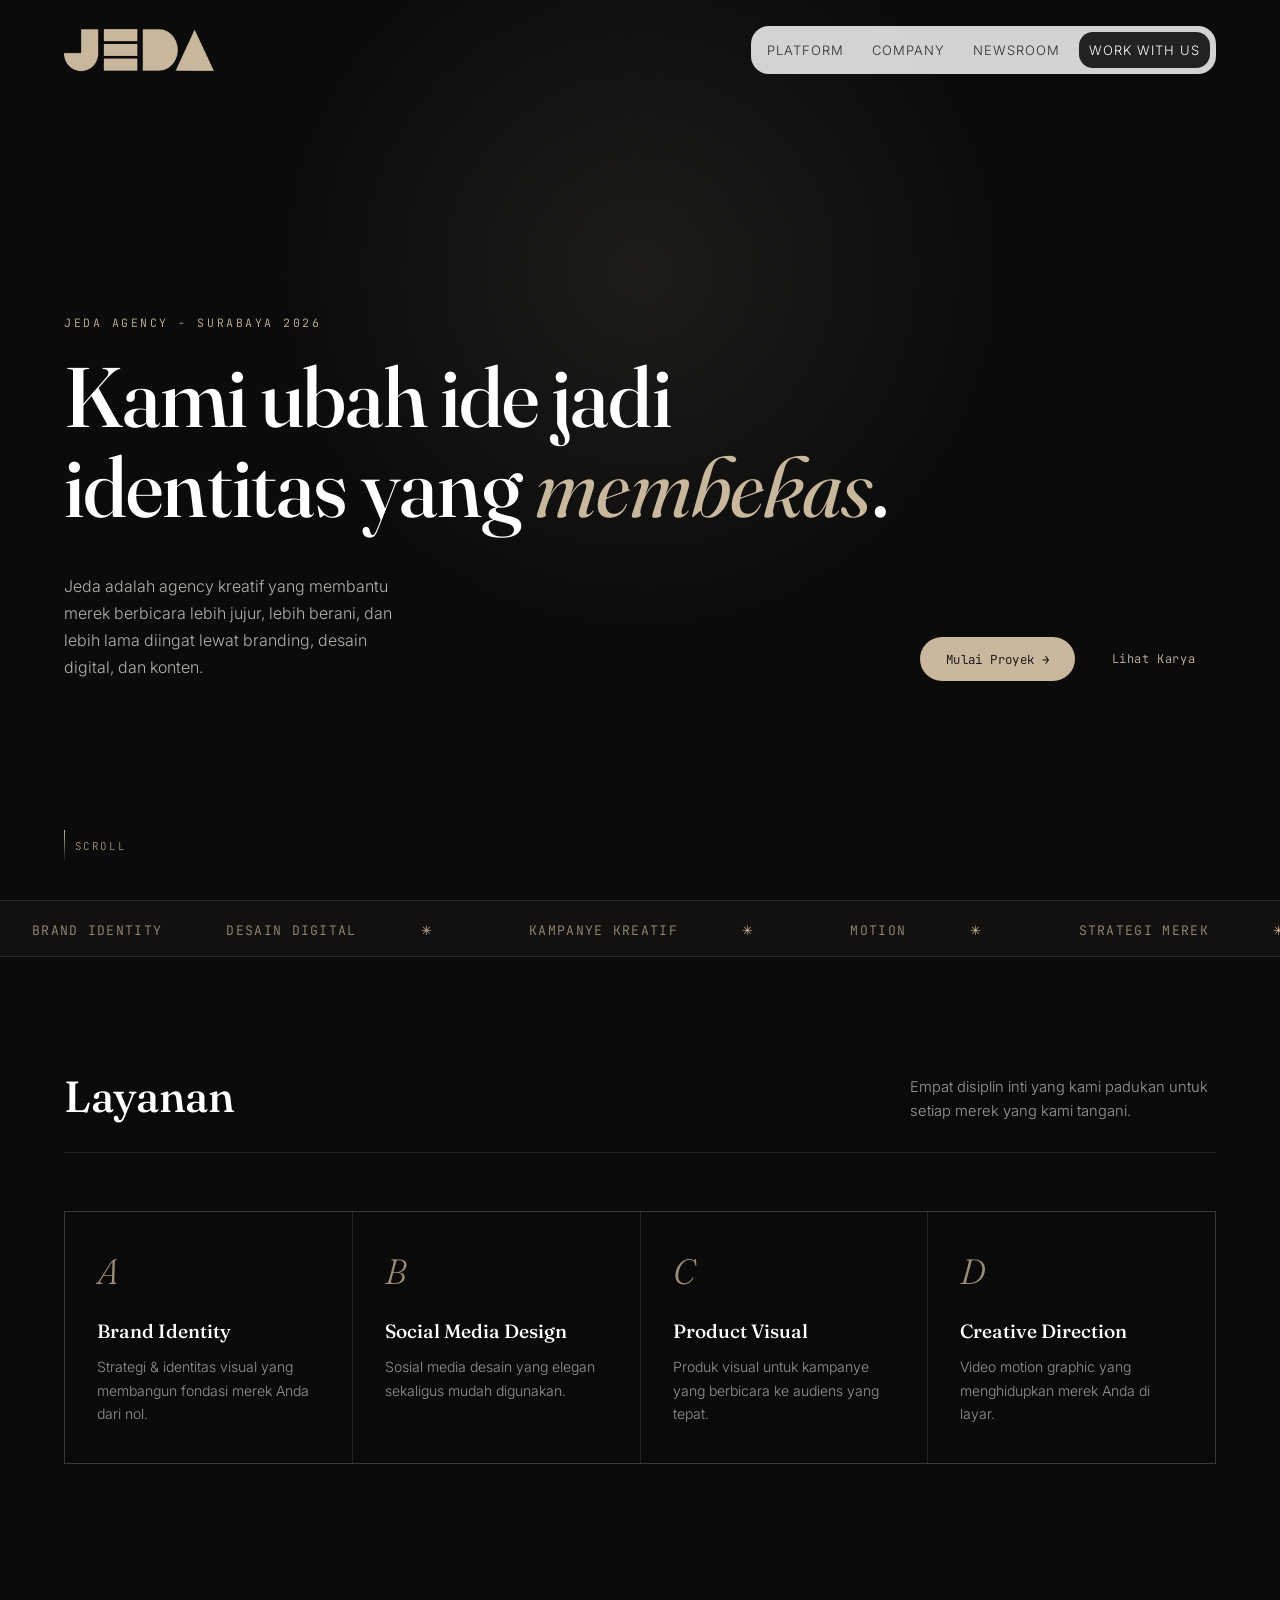
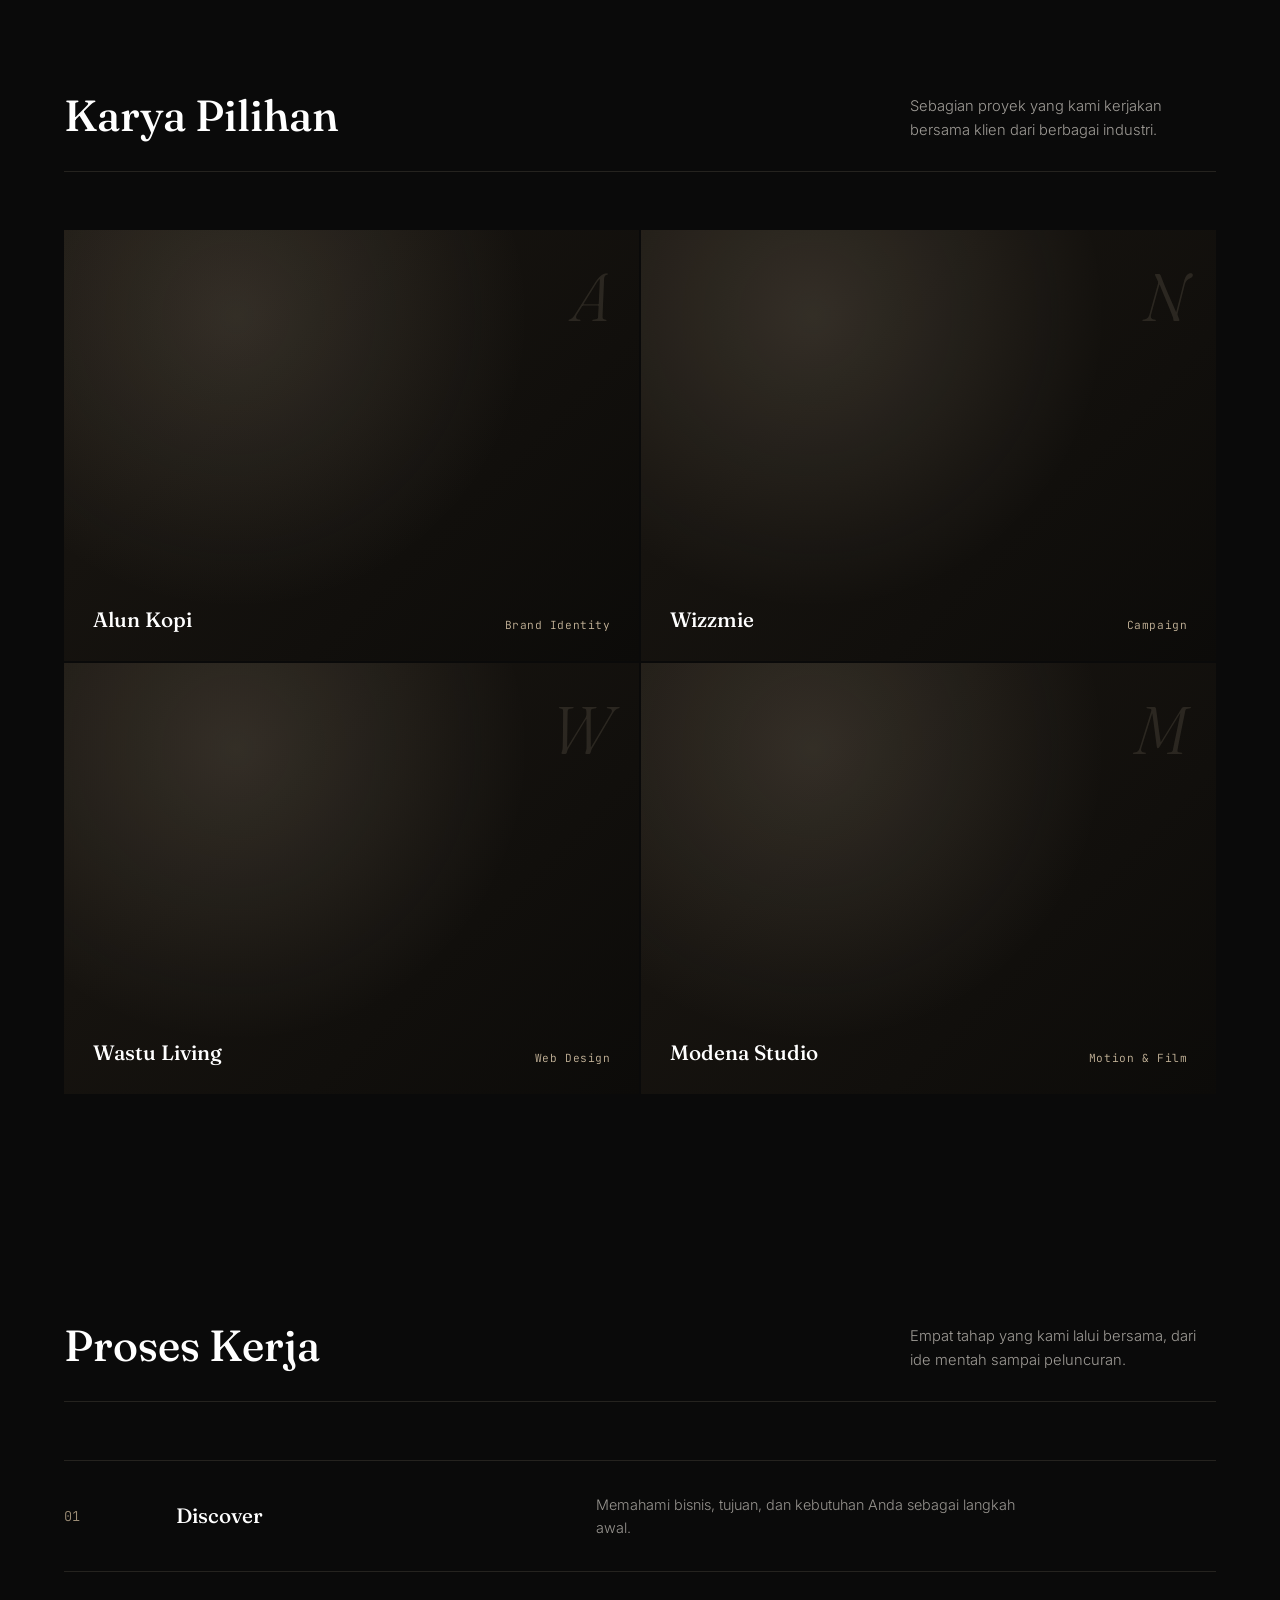
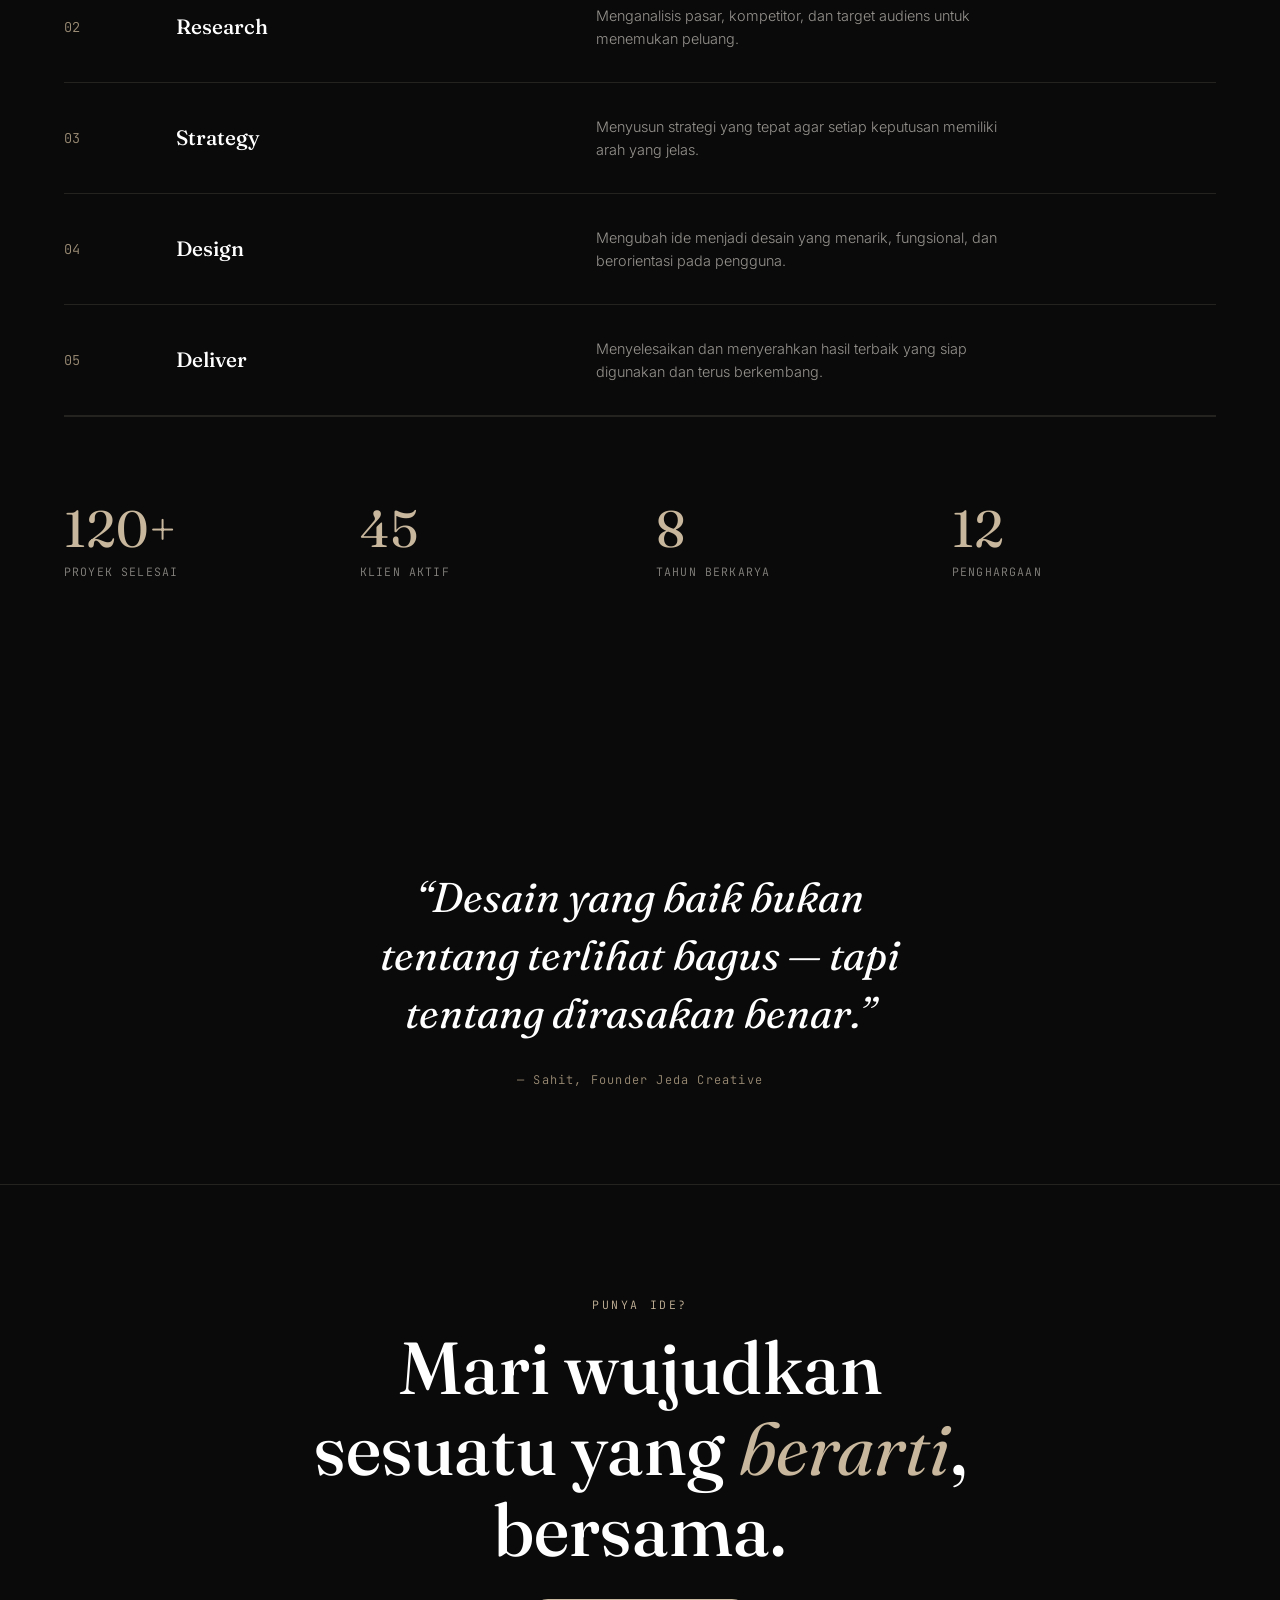
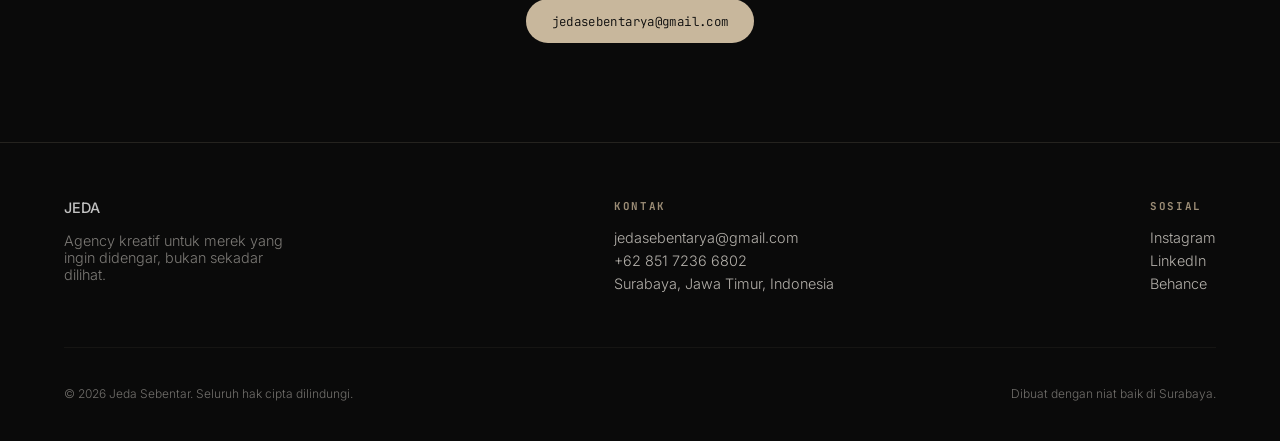
<file: index.html>
<!DOCTYPE html>
<html lang="id">
<head>
<meta charset="UTF-8">
<meta name="viewport" content="width=device-width, initial-scale=1.0">
<title>Jeda Agency</title>
<link rel="preconnect" href="https://fonts.googleapis.com">
<link rel="preconnect" href="https://fonts.gstatic.com" crossorigin>
<link href="https://fonts.googleapis.com/css2?family=Fraunces:ital,opsz,wght@0,9..144,300;0,9..144,400;0,9..144,500;0,9..144,600;1,9..144,400;1,9..144,500&family=Inter:wght@300;400;500;600&family=JetBrains+Mono:wght@400;500&display=swap" rel="stylesheet">
<link rel="stylesheet" href="css/style.css">
</head>
<body>

<svg class="grain" width="100%" height="100%">
  <filter id="noise">
    <feTurbulence type="fractalNoise" baseFrequency="0.85" numOctaves="2" stitchTiles="stitch"/>
  </filter>
  <rect width="100%" height="100%" filter="url(#noise)"/>
</svg>

<div id="loader">
  <img src="assets/logo/logo-jeda.png" alt="logo">
</div>

<!-- ================= HEADER ================= -->
<header class="header">

  <div class="container">
    <a href="index.html" class="logo">
        <img src="assets/logo/logo-jeda.png" alt="">
    </a>
    <nav class="navbar">
        <ul>
            <li><a href="platform.html">Platform</a></li>
            <li><a href="company.html">Company</a></li>
            <li><a href="#">Newsroom</a></li>
            <li>
                <a href="#" class="btn-dark">
                    Work With Us
                </a>
            </li>
        </ul>
    </nav>
  </div>

</header>

<!-- ================= HERO ================= -->
<section class="hero" id="hero">
  <div class="spotlight" id="spotlight"></div>
  <div class="hero-inner">
    <div class="eyebrow">Jeda Agency - Surabaya 2026</div>
    <h1>Kami ubah ide jadi identitas yang <em>membekas</em>.</h1>
    <div class="hero-sub">
      <p>Jeda adalah agency kreatif yang membantu merek berbicara lebih jujur, lebih berani, dan lebih lama diingat lewat branding, desain digital, dan konten.</p>
      <div class="hero-cta">
        <a href="#kontak" class="btn-solid">Mulai Proyek →</a>
        <a href="#karya" class="btn">Lihat Karya</a>
      </div>
    </div>
  </div>
  <div class="scroll-cue"><div class="bar"></div>SCROLL</div>
</section>

<div class="marquee-strip">
  <div class="marquee-track">
    <span>BRAND IDENTITY <span>DESAIN DIGITAL</span> <span>KAMPANYE KREATIF</span> <span>MOTION</span> <span>STRATEGI MEREK</span></span>
    <span>BRAND IDENTITY <span>DESAIN DIGITAL</span> <span>KAMPANYE KREATIF</span> <span>MOTION</span> <span>STRATEGI MEREK</span></span>
  </div>
</div>

<section id="layanan">
  <div class="section-head">
    <h2>Layanan</h2>
    <p>Empat disiplin inti yang kami padukan untuk setiap merek yang kami tangani.</p>
  </div>
  <div class="services-grid">
    <div class="service-card">
      <span class="service-letter">A</span>
      <h3>Brand Identity</h3>
      <p>Strategi & identitas visual yang membangun fondasi merek Anda dari nol.</p>
    </div>
    <div class="service-card">
      <span class="service-letter">B</span>
      <h3>Social Media Design</h3>
      <p>Sosial media desain yang elegan sekaligus mudah digunakan.</p>
    </div>
    <div class="service-card">
      <span class="service-letter">C</span>
      <h3>Product Visual</h3>
      <p>Produk visual untuk kampanye yang berbicara ke audiens yang tepat.</p>
    </div>
    <div class="service-card">
      <span class="service-letter">D</span>
      <h3>Creative Direction</h3>
      <p>Video motion graphic yang menghidupkan merek Anda di layar.</p>
    </div>
  </div>
</section>

<section id="karya">
  <div class="section-head">
    <h2>Karya Pilihan</h2>
    <p>Sebagian proyek yang kami kerjakan bersama klien dari berbagai industri.</p>
  </div>
  <div class="work-grid">
    <div class="work-card">
      <div class="tex"></div>
      <span class="glyph">A</span>
      <div class="work-meta"><h3>Alun Kopi</h3><span>Brand Identity</span></div>
    </div>
    <div class="work-card">
      <div class="tex"></div>
      <span class="glyph">N</span>
      <div class="work-meta"><h3>Wizzmie</h3><span>Campaign</span></div>
    </div>
    <div class="work-card">
      <div class="tex"></div>
      <span class="glyph">W</span>
      <div class="work-meta"><h3>Wastu Living</h3><span>Web Design</span></div>
    </div>
    <div class="work-card">
      <div class="tex"></div>
      <span class="glyph">M</span>
      <div class="work-meta"><h3>Modena Studio</h3><span>Motion & Film</span></div>
    </div>
  </div>
</section>

<section id="proses">
  <div class="section-head">
    <h2>Proses Kerja</h2>
    <p>Empat tahap yang kami lalui bersama, dari ide mentah sampai peluncuran.</p>
  </div>
  <div class="process-list">
    <div class="process-row">
      <div class="process-num">01</div>
      <h3>Discover</h3>
      <p>Memahami bisnis, tujuan, dan kebutuhan Anda sebagai langkah awal.</p>
    </div>
    <div class="process-row">
      <div class="process-num">02</div>
      <h3>Research</h3>
      <p>Menganalisis pasar, kompetitor, dan target audiens untuk menemukan peluang.</p>
    </div>
    <div class="process-row">
      <div class="process-num">03</div>
      <h3>Strategy</h3>
      <p>Menyusun strategi yang tepat agar setiap keputusan memiliki arah yang jelas.</p>
    </div>
    <div class="process-row">
      <div class="process-num">04</div>
      <h3>Design</h3>
      <p>Mengubah ide menjadi desain yang menarik, fungsional, dan berorientasi pada pengguna.</p>
    </div>
    <div class="process-row">
      <div class="process-num">05</div>
      <h3>Deliver</h3>
      <p>Menyelesaikan dan menyerahkan hasil terbaik yang siap digunakan dan terus berkembang.</p>
    </div>
  </div>
  <div class="stats">
    <div class="stat"><h4>120+</h4><span>Proyek Selesai</span></div>
    <div class="stat"><h4>45</h4><span>Klien Aktif</span></div>
    <div class="stat"><h4>8</h4><span>Tahun Berkarya</span></div>
    <div class="stat"><h4>12</h4><span>Penghargaan</span></div>
  </div>
</section>

<div class="quote">
  <blockquote>“Desain yang baik bukan tentang terlihat bagus — tapi tentang dirasakan benar.”</blockquote>
  <cite>— Sahit, Founder Jeda Creative</cite>
</div>

<div class="cta-block" id="kontak">
  <div class="eyebrow">Punya Ide?</div>
  <h2>Mari wujudkan sesuatu yang <em>berarti</em>, bersama.</h2>
  <a href="mailto:jedasebentarya@gmail.com" class="btn-solid">jedasebentarya@gmail.com</a>
</div>

<!-- ================= FOOTER ================= -->
<footer>
  <div class="footer-col">
    <a href="#" class="logo" style="margin-bottom:1rem;">JEDA</a>
    <p style="opacity:0.5;max-width:26ch;">Agency kreatif untuk merek yang ingin didengar, bukan sekadar dilihat.</p>
  </div>
  <div class="footer-col">
    <h5>Kontak</h5>
    <a href="mailto:jedasebentarya@gmail.com">jedasebentarya@gmail.com</a>
    <a href="https://wa.me/6285172366802?text=Halo%20Jeda%20Agency,%20saya%20ingin%20berkonsultasi." target="_blank" rel="noopener noreferrer">+62 851 7236 6802</a>
    <p>Surabaya, Jawa Timur, Indonesia</p>
  </div>
  <div class="footer-col">
    <h5>Sosial</h5>
    <a href="https://www.instagram.com/jedasebentar._/" target="_blank">Instagram</a>
    <a href="#">LinkedIn</a>
    <a href="#">Behance</a>
  </div>
  <div class="footer-bottom">
    <span>© 2026 Jeda Sebentar. Seluruh hak cipta dilindungi.</span>
    <span>Dibuat dengan niat baik di Surabaya.</span>
  </div>
</footer>

<script src="js/script.js"></script>
</body>
</html>
</file>
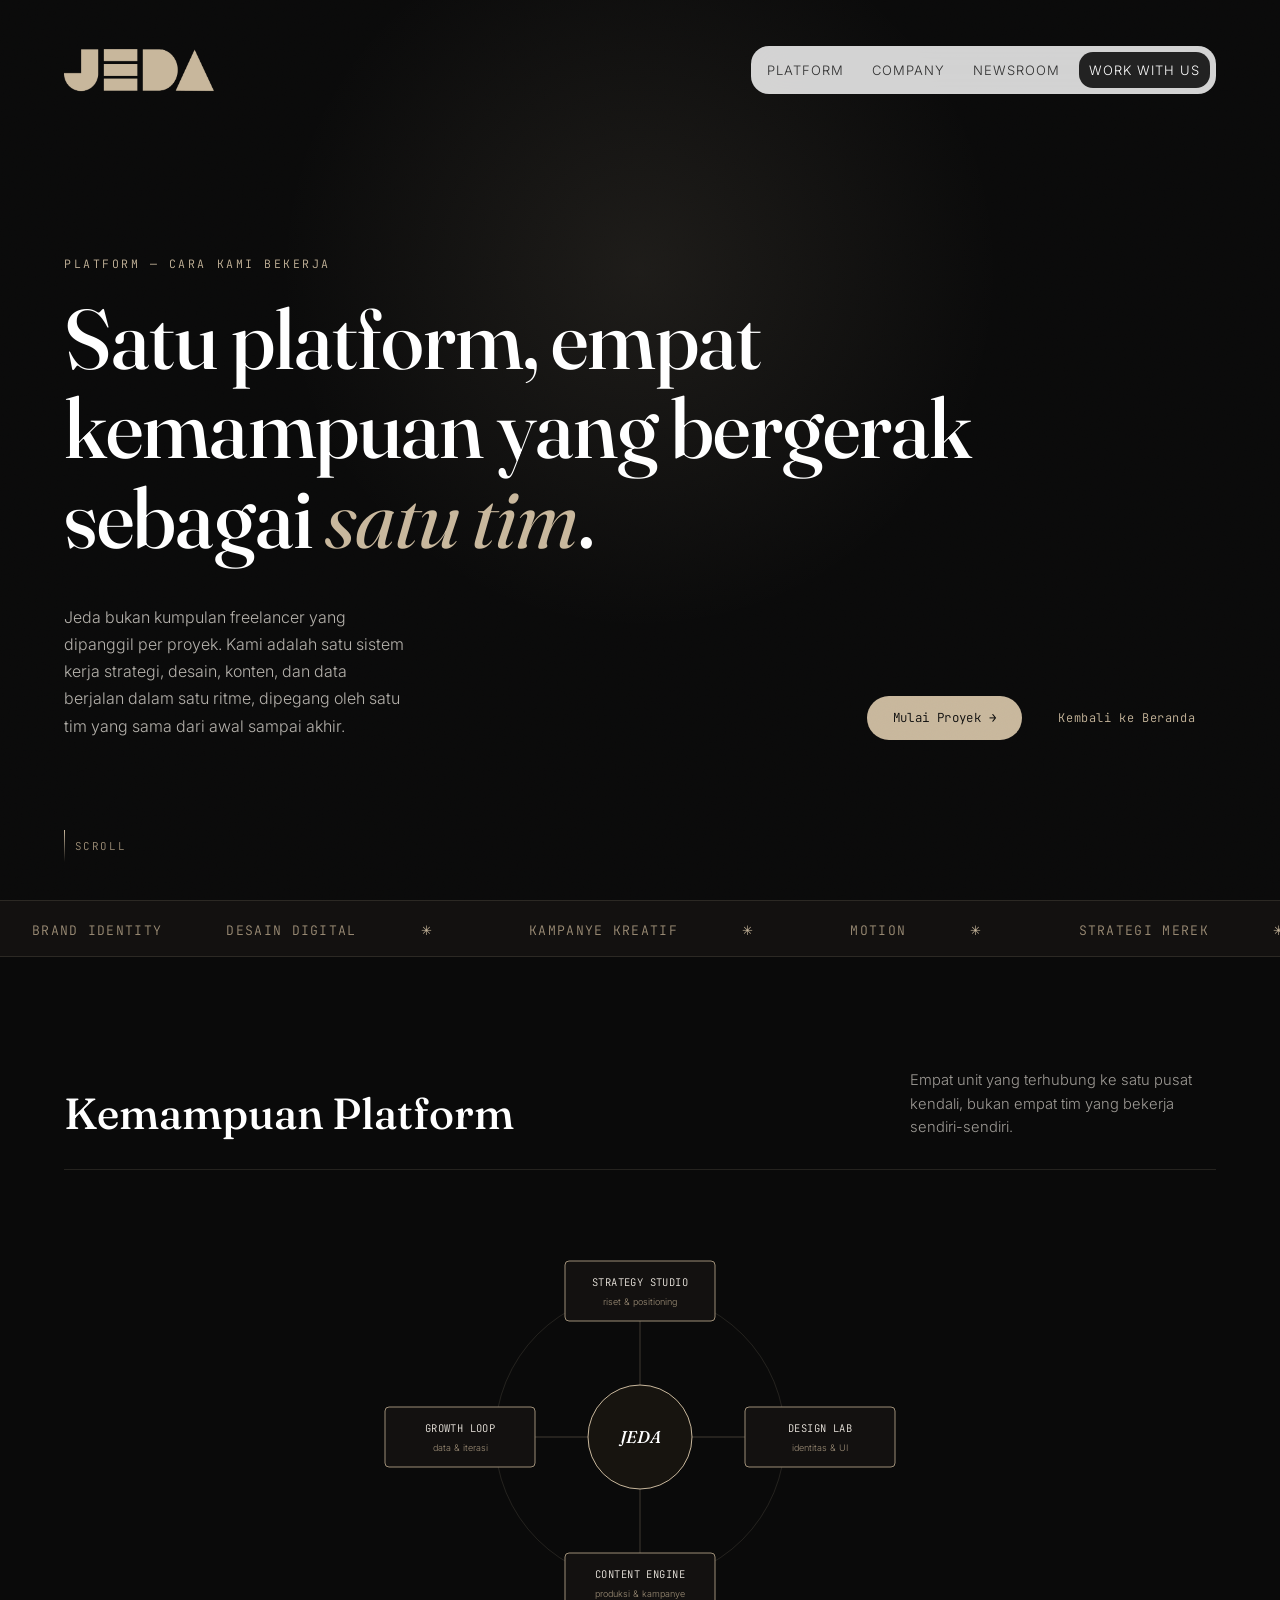
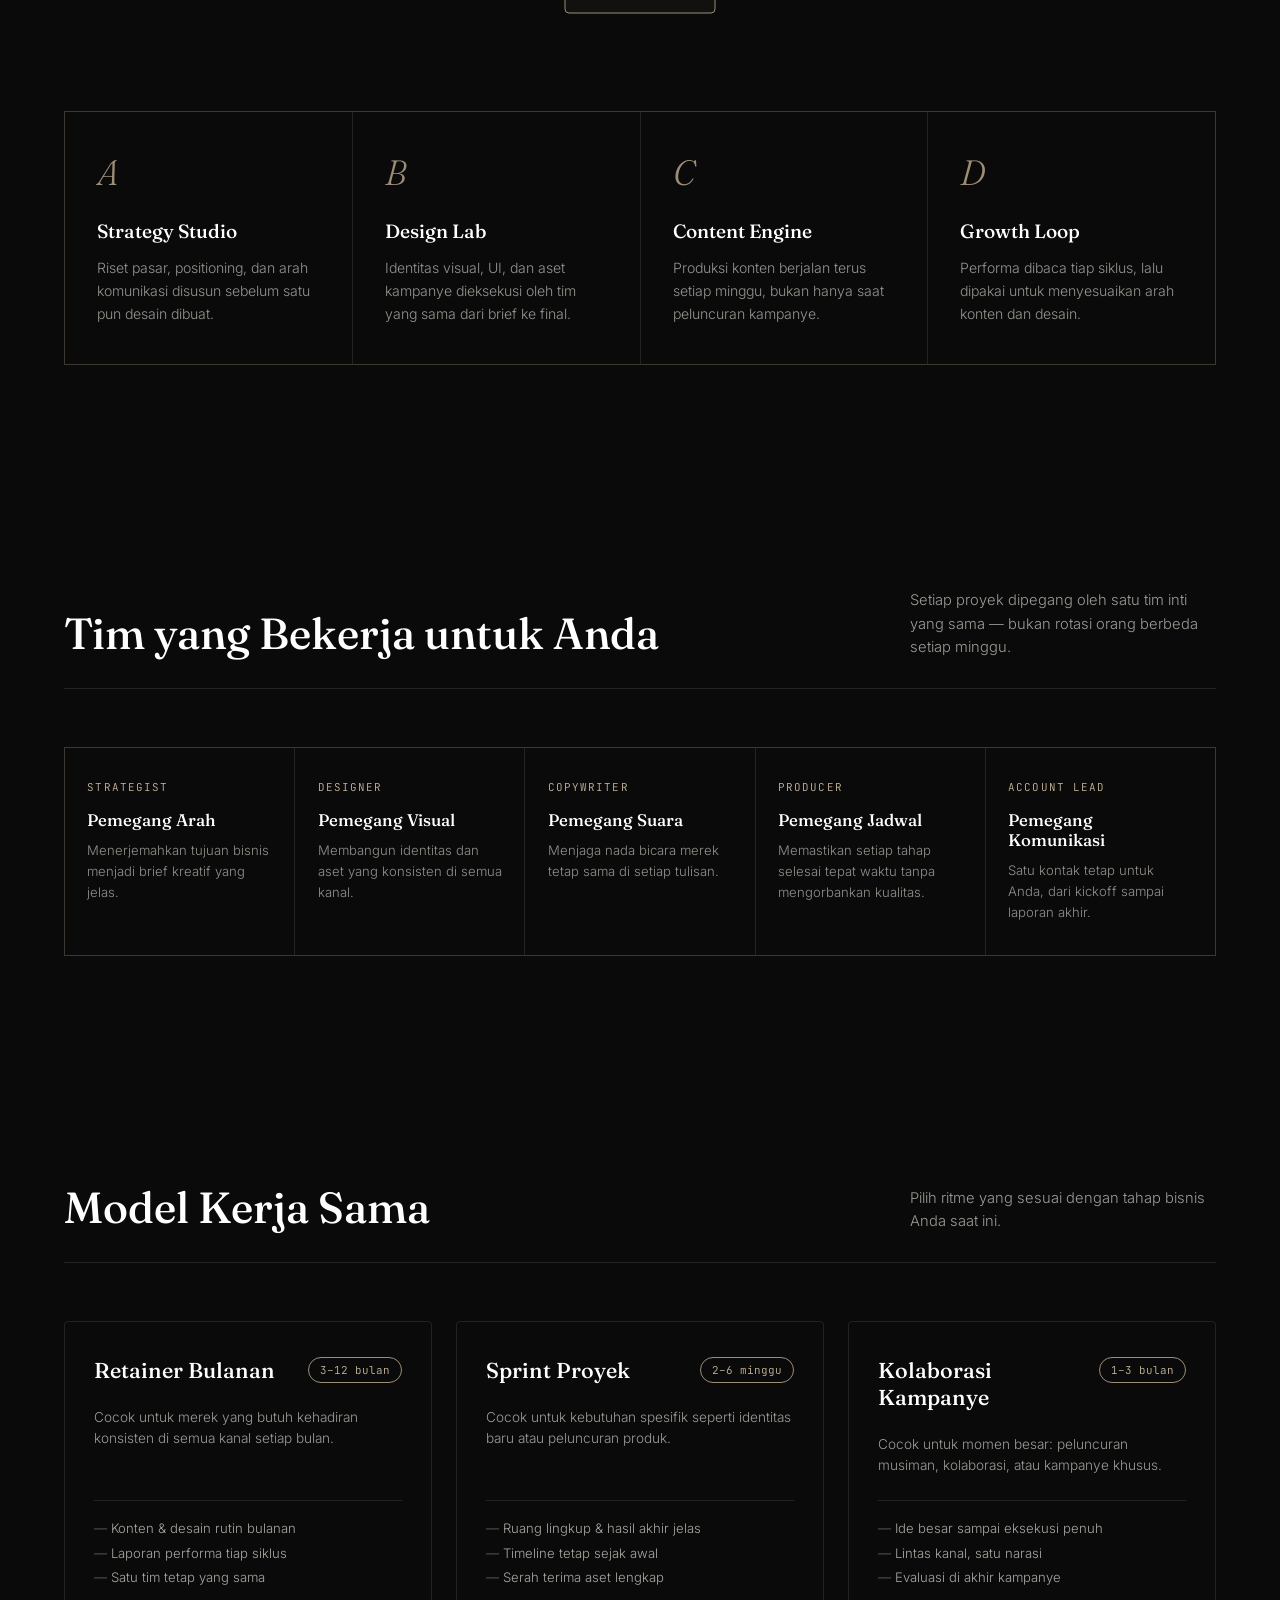
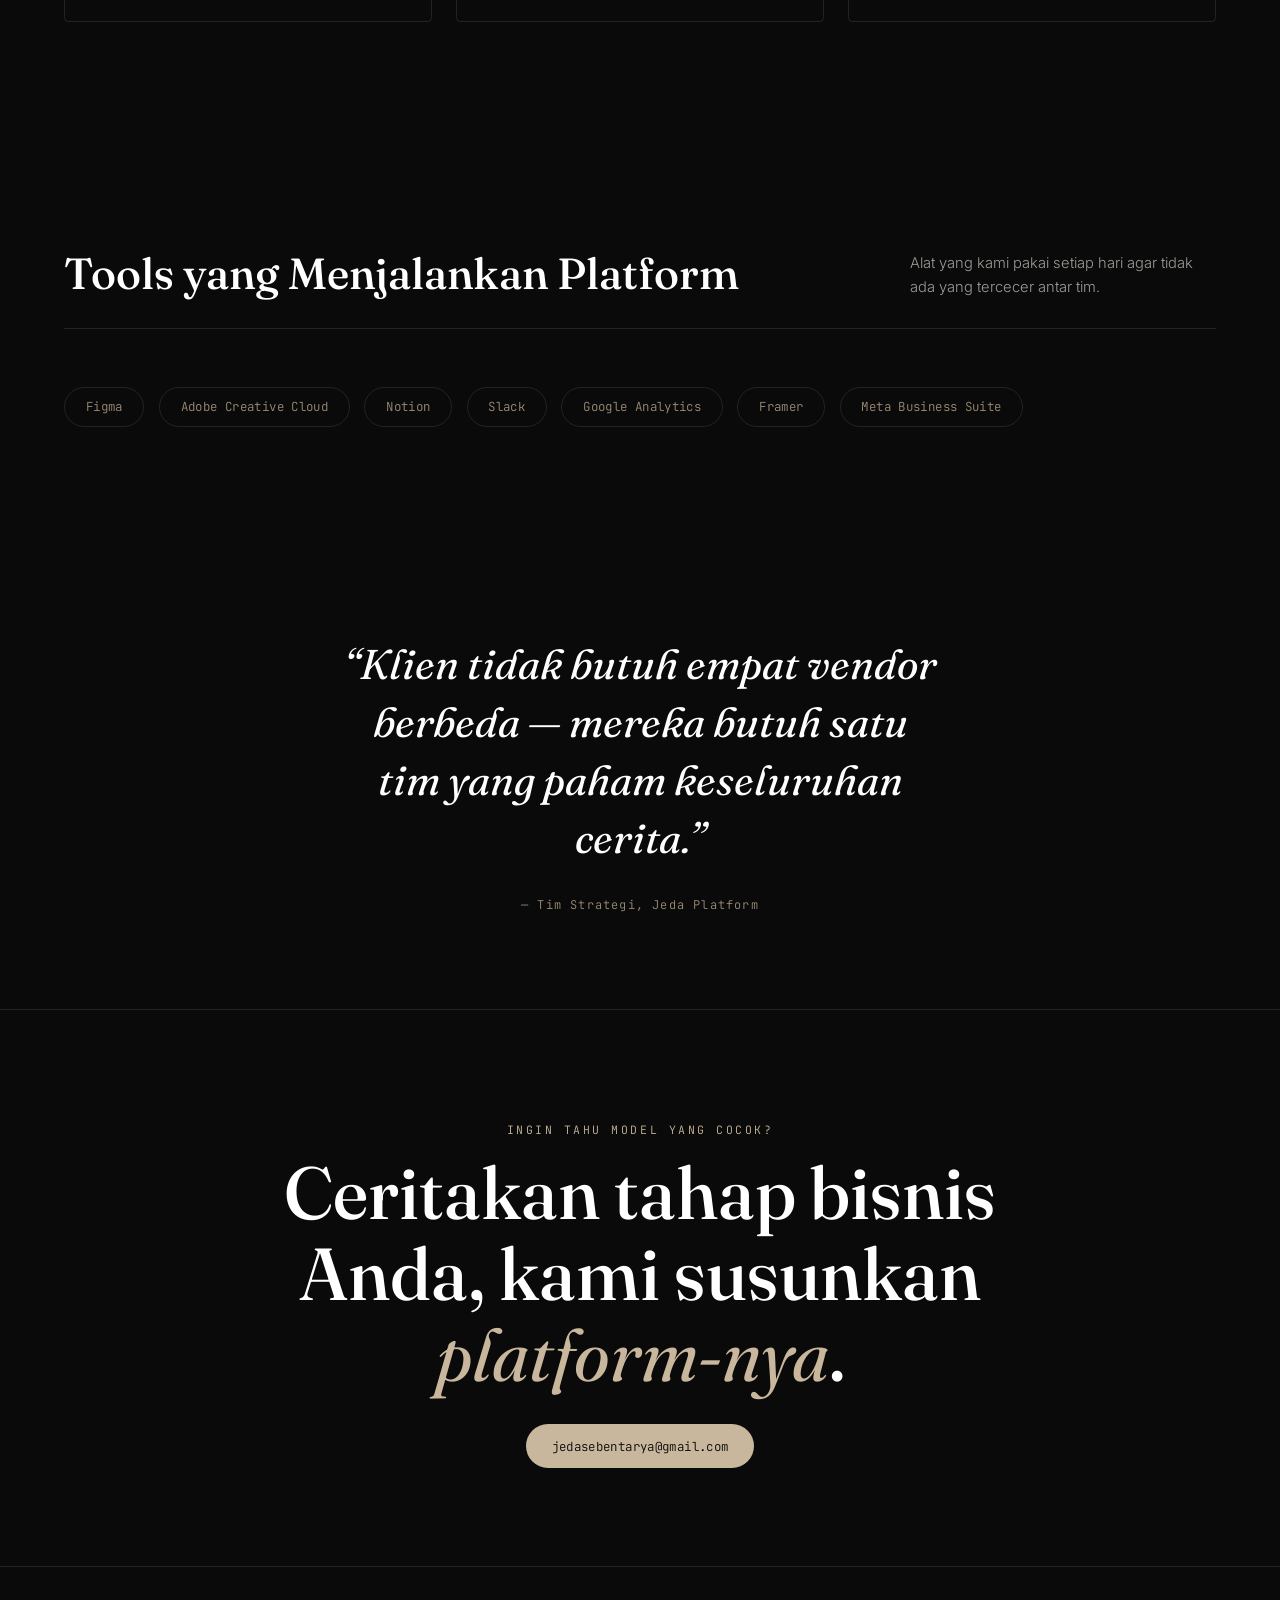
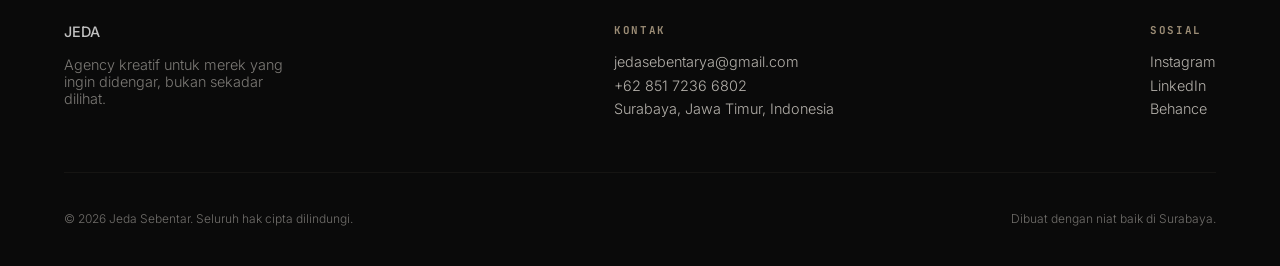
<file: platform.html>
<!DOCTYPE html>
<html lang="id">
<head>
<meta charset="UTF-8">
<meta name="viewport" content="width=device-width, initial-scale=1.0">
<title>Platform — Jeda Agency</title>
<link rel="preconnect" href="https://fonts.googleapis.com">
<link rel="preconnect" href="https://fonts.gstatic.com" crossorigin>
<link href="https://fonts.googleapis.com/css2?family=Fraunces:ital,opsz,wght@0,9..144,300;0,9..144,400;0,9..144,500;0,9..144,600;1,9..144,400;1,9..144,500&family=Inter:wght@300;400;500;600&family=JetBrains+Mono:wght@400;500&display=swap" rel="stylesheet">
<link rel="stylesheet" href="css/style.css">
<link rel="stylesheet" href="css/platform.css">
</head>
<body>

<svg class="grain" width="100%" height="100%">
  <filter id="noise">
    <feTurbulence type="fractalNoise" baseFrequency="0.85" numOctaves="2" stitchTiles="stitch"/>
  </filter>
  <rect width="100%" height="100%" filter="url(#noise)"/>
</svg>

<div id="loader">
  <img src="assets/logo/logo-jeda.png" alt="logo">
</div>

<!-- ================= HEADER ================= -->
<header class="header">

  <div class="container">
    <a href="index.html" class="logo">
        <img src="assets/logo/logo-jeda.png" alt="">
    </a>
    <nav class="navbar">
        <ul>
            <li><a href="platform.html">Platform</a></li>
            <li><a href="company.html">Company</a></li>
            <li><a href="#">Newsroom</a></li>
            <li>
                <a href="#" class="btn-dark">
                    Work With Us
                </a>
            </li>
        </ul>
    </nav>
  </div>

</header>

<!-- ================= HERO ================= -->
<section class="hero platform-hero" id="hero">
  <div class="spotlight" id="spotlight"></div>
  <div class="hero-inner">
    <div class="eyebrow">Platform — Cara Kami Bekerja</div>
    <h1>Satu platform, empat kemampuan yang bergerak sebagai <em>satu tim</em>.</h1>
    <div class="hero-sub">
      <p>Jeda bukan kumpulan freelancer yang dipanggil per proyek. Kami adalah satu sistem kerja strategi, desain, konten, dan data berjalan dalam satu ritme, dipegang oleh satu tim yang sama dari awal sampai akhir.</p>
      <div class="hero-cta">
        <a href="index.html#kontak" class="btn-solid">Mulai Proyek →</a>
        <a href="index.html" class="btn">Kembali ke Beranda</a>
      </div>
    </div>
  </div>
  <div class="scroll-cue"><div class="bar"></div>SCROLL</div>
</section>

<div class="marquee-strip">
  <div class="marquee-track">
    <span>BRAND IDENTITY <span>DESAIN DIGITAL</span> <span>KAMPANYE KREATIF</span> <span>MOTION</span> <span>STRATEGI MEREK</span></span>
    <span>BRAND IDENTITY <span>DESAIN DIGITAL</span> <span>KAMPANYE KREATIF</span> <span>MOTION</span> <span>STRATEGI MEREK</span></span>
  </div>
</div>

<!-- ================= KEMAMPUAN PLATFORM ================= -->
<section id="kemampuan">
  <div class="section-head">
    <h2>Kemampuan Platform</h2>
    <p>Empat unit yang terhubung ke satu pusat kendali, bukan empat tim yang bekerja sendiri-sendiri.</p>
  </div>

  <div class="orbit-wrap">
    <svg class="orbit-diagram" viewBox="0 0 640 420" xmlns="http://www.w3.org/2000/svg" role="img" aria-label="Diagram empat kemampuan platform yang terhubung ke pusat Jeda">
      <circle class="orbit-ring" cx="320" cy="210" r="145"/>

      <line class="orbit-link" x1="320" y1="210" x2="320" y2="90"/>
      <line class="orbit-link" x1="320" y1="210" x2="470" y2="210"/>
      <line class="orbit-link" x1="320" y1="210" x2="320" y2="330"/>
      <line class="orbit-link" x1="320" y1="210" x2="170" y2="210"/>

      <circle class="orbit-hub-bg" cx="320" cy="210" r="52"/>
      <text class="orbit-hub-text" x="320" y="216" font-size="17" text-anchor="middle">JEDA</text>

      <g class="orbit-node">
        <rect class="orbit-node-bg" x="245" y="34" width="150" height="60" rx="4"/>
        <text class="orbit-node-label" x="320" y="59" text-anchor="middle">Strategy Studio</text>
        <text class="orbit-node-sub" x="320" y="78" text-anchor="middle">riset &amp; positioning</text>
      </g>

      <g class="orbit-node">
        <rect class="orbit-node-bg" x="425" y="180" width="150" height="60" rx="4"/>
        <text class="orbit-node-label" x="500" y="205" text-anchor="middle">Design Lab</text>
        <text class="orbit-node-sub" x="500" y="224" text-anchor="middle">identitas &amp; UI</text>
      </g>

      <g class="orbit-node">
        <rect class="orbit-node-bg" x="245" y="326" width="150" height="60" rx="4"/>
        <text class="orbit-node-label" x="320" y="351" text-anchor="middle">Content Engine</text>
        <text class="orbit-node-sub" x="320" y="370" text-anchor="middle">produksi &amp; kampanye</text>
      </g>

      <g class="orbit-node">
        <rect class="orbit-node-bg" x="65" y="180" width="150" height="60" rx="4"/>
        <text class="orbit-node-label" x="140" y="205" text-anchor="middle">Growth Loop</text>
        <text class="orbit-node-sub" x="140" y="224" text-anchor="middle">data &amp; iterasi</text>
      </g>
    </svg>
  </div>

  <div class="services-grid">
    <div class="service-card">
      <span class="service-letter">A</span>
      <h3>Strategy Studio</h3>
      <p>Riset pasar, positioning, dan arah komunikasi disusun sebelum satu pun desain dibuat.</p>
    </div>
    <div class="service-card">
      <span class="service-letter">B</span>
      <h3>Design Lab</h3>
      <p>Identitas visual, UI, dan aset kampanye dieksekusi oleh tim yang sama dari brief ke final.</p>
    </div>
    <div class="service-card">
      <span class="service-letter">C</span>
      <h3>Content Engine</h3>
      <p>Produksi konten berjalan terus setiap minggu, bukan hanya saat peluncuran kampanye.</p>
    </div>
    <div class="service-card">
      <span class="service-letter">D</span>
      <h3>Growth Loop</h3>
      <p>Performa dibaca tiap siklus, lalu dipakai untuk menyesuaikan arah konten dan desain.</p>
    </div>
  </div>
</section>

<!-- ================= STRUKTUR TIM ================= -->
<section id="tim">
  <div class="section-head">
    <h2>Tim yang Bekerja untuk Anda</h2>
    <p>Setiap proyek dipegang oleh satu tim inti yang sama — bukan rotasi orang berbeda setiap minggu.</p>
  </div>
  <div class="team-grid">
    <div class="team-card">
      <span class="team-role">Strategist</span>
      <h3>Pemegang Arah</h3>
      <p>Menerjemahkan tujuan bisnis menjadi brief kreatif yang jelas.</p>
    </div>
    <div class="team-card">
      <span class="team-role">Designer</span>
      <h3>Pemegang Visual</h3>
      <p>Membangun identitas dan aset yang konsisten di semua kanal.</p>
    </div>
    <div class="team-card">
      <span class="team-role">Copywriter</span>
      <h3>Pemegang Suara</h3>
      <p>Menjaga nada bicara merek tetap sama di setiap tulisan.</p>
    </div>
    <div class="team-card">
      <span class="team-role">Producer</span>
      <h3>Pemegang Jadwal</h3>
      <p>Memastikan setiap tahap selesai tepat waktu tanpa mengorbankan kualitas.</p>
    </div>
    <div class="team-card">
      <span class="team-role">Account Lead</span>
      <h3>Pemegang Komunikasi</h3>
      <p>Satu kontak tetap untuk Anda, dari kickoff sampai laporan akhir.</p>
    </div>
  </div>
</section>

<!-- ================= MODEL KERJA SAMA ================= -->
<section id="kerjasama">
  <div class="section-head">
    <h2>Model Kerja Sama</h2>
    <p>Pilih ritme yang sesuai dengan tahap bisnis Anda saat ini.</p>
  </div>
  <div class="engage-grid">
    <div class="engage-card">
      <div class="engage-top">
        <h3>Retainer Bulanan</h3>
        <span class="engage-duration">3–12 bulan</span>
      </div>
      <p class="engage-fit">Cocok untuk merek yang butuh kehadiran konsisten di semua kanal setiap bulan.</p>
      <ul class="engage-list">
        <li>Konten & desain rutin bulanan</li>
        <li>Laporan performa tiap siklus</li>
        <li>Satu tim tetap yang sama</li>
      </ul>
    </div>
    <div class="engage-card">
      <div class="engage-top">
        <h3>Sprint Proyek</h3>
        <span class="engage-duration">2–6 minggu</span>
      </div>
      <p class="engage-fit">Cocok untuk kebutuhan spesifik seperti identitas baru atau peluncuran produk.</p>
      <ul class="engage-list">
        <li>Ruang lingkup & hasil akhir jelas</li>
        <li>Timeline tetap sejak awal</li>
        <li>Serah terima aset lengkap</li>
      </ul>
    </div>
    <div class="engage-card">
      <div class="engage-top">
        <h3>Kolaborasi Kampanye</h3>
        <span class="engage-duration">1–3 bulan</span>
      </div>
      <p class="engage-fit">Cocok untuk momen besar: peluncuran musiman, kolaborasi, atau kampanye khusus.</p>
      <ul class="engage-list">
        <li>Ide besar sampai eksekusi penuh</li>
        <li>Lintas kanal, satu narasi</li>
        <li>Evaluasi di akhir kampanye</li>
      </ul>
    </div>
  </div>
</section>

<!-- ================= TOOLS ================= -->
<section id="tools">
  <div class="section-head">
    <h2>Tools yang Menjalankan Platform</h2>
    <p>Alat yang kami pakai setiap hari agar tidak ada yang tercecer antar tim.</p>
  </div>
  <div class="tools-row">
    <span class="tool-pill">Figma</span>
    <span class="tool-pill">Adobe Creative Cloud</span>
    <span class="tool-pill">Notion</span>
    <span class="tool-pill">Slack</span>
    <span class="tool-pill">Google Analytics</span>
    <span class="tool-pill">Framer</span>
    <span class="tool-pill">Meta Business Suite</span>
  </div>
</section>

<div class="quote">
  <blockquote>“Klien tidak butuh empat vendor berbeda — mereka butuh satu tim yang paham keseluruhan cerita.”</blockquote>
  <cite>— Tim Strategi, Jeda Platform</cite>
</div>

<div class="cta-block" id="kontak">
  <div class="eyebrow">Ingin Tahu Model yang Cocok?</div>
  <h2>Ceritakan tahap bisnis Anda, kami susunkan <em>platform-nya</em>.</h2>
  <a href="mailto:jedasebentarya@gmail.com" class="btn-solid">jedasebentarya@gmail.com</a>
</div>

<!-- ================= FOOTER ================= -->
<footer>
  <div class="footer-col">
    <a href="index.html" class="logo" style="margin-bottom:1rem;">JEDA</a>
    <p style="opacity:0.5;max-width:26ch;">Agency kreatif untuk merek yang ingin didengar, bukan sekadar dilihat.</p>
  </div>
  <div class="footer-col">
    <h5>Kontak</h5>
    <a href="mailto:jedasebentarya@gmail.com">jedasebentarya@gmail.com</a>
    <a href="https://wa.me/6285172366802?text=Halo%20Jeda%20Agency,%20saya%20ingin%20berkonsultasi." target="_blank" rel="noopener noreferrer">+62 851 7236 6802</a>
    <p>Surabaya, Jawa Timur, Indonesia</p>
  </div>
  <div class="footer-col">
    <h5>Sosial</h5>
    <a href="https://www.instagram.com/jedasebentar._/" target="_blank">Instagram</a>
    <a href="#">LinkedIn</a>
    <a href="#">Behance</a>
  </div>
  <div class="footer-bottom">
    <span>© 2026 Jeda Sebentar. Seluruh hak cipta dilindungi.</span>
    <span>Dibuat dengan niat baik di Surabaya.</span>
  </div>
</footer>

<script src="js/script.js"></script>
</body>
</html>
</file>
<file: css/style.css>
:root{
  --black:#0A0A0A;
  --black-soft:#131110;
  --black-card:#17140f;
  --white:#FFFFFF;
  --cream:#EDE8E0;
  --tan:#C8B79C;
  --tan-dim:#9c8d76;
  --line: rgba(200,183,156,0.14);
}
*{margin:0;padding:0;box-sizing:border-box;}
html{scroll-behavior:smooth;}
body{
  background:var(--black);
  color:var(--cream);
  font-family:'Inter',sans-serif;
  font-weight:300;
  overflow-x:hidden;
  cursor:default;
}
::selection{background:var(--tan);color:var(--black);}

#loader{
  position: fixed;
  inset: 0;
  background: #111;
  display: flex;
  justify-content: center;
  align-items: center;
  z-index: 99999;

  opacity: 1;
  visibility: visible;
  transition: opacity 0.6s ease, visibility 0.6s ease;
}

#loader.hide{
  opacity: 0;
  visibility: hidden;
  pointer-events: none;
}

#loader img{
  width: 140px;
  height: auto;
  animation: logoPulse 2s ease-in-out infinite;
}

.eyebrow{
  font-family:'JetBrains Mono',monospace;
  font-size:0.72rem;
  letter-spacing:0.22em;
  text-transform:uppercase;
  color:var(--tan);
}
em{
  font-family:'Fraunces',serif;
  font-style:italic;
  font-weight:400;
  color:var(--tan);
}
a{color:inherit;text-decoration:none;}
img,svg{display:block;}

/* grain overlay */
.grain{
  position:fixed;inset:0;
  z-index:200;
  pointer-events:none;
  opacity:0.05;
  mix-blend-mode:overlay;
}

/* NAV */
.header{
    width: 100%;
    height: 90px;
    display:flex;
    position:fixed;
    top:0px;
    left:0;
    right:0;
    justify-content:center;
    align-items:center;
    z-index:999;

    transition: all .3s ease;
}

.header.scrolled{
  background: rgba(15, 15, 15, 0.35);

  backdrop-filter: blur(20px);
  -webkit-backdrop-filter: blur(20px);

  border: 1px solid rgba(255, 255, 255, .08);

  box-shadow: 0 10px 40px rgba(0, 0, 0, .25);

  border-radius: 20px;
}

.container {
  width: 90%;
  max-width: 1500px;
  margin-top: 10px;
  display: flex;
  justify-content: space-between;
  align-items: center;
}

.logo{

    display:flex;

    align-items:center;

    gap:12px;

    color:white;

    font-size:28px;

    font-weight:500;
} 

.logo img{
  width: 150px;
  height: auto;
  object-fit: contain;
  display: block;
}

.navbar{
    background:rgba(255,255,255,.82);
    backdrop-filter:blur(18px);
    border-radius:18px;
    padding:6px;
}

.navbar ul{
    display:flex;
    align-items:center;
    gap:8px;
    list-style:none;

}

.navbar a{

    display:block;

    padding:10px 10px;

    color:#2f2f2f;

    font-size:13px;

    text-transform:uppercase;

    letter-spacing:.08em;

    border-radius:14px;

    transition:.35s;

}

.navbar a:hover{

    background:rgba(0,0,0,.05);

}

.logo .mark{
  width:20px;height:20px;
  transition:transform 0.6s cubic-bezier(.2,.9,.2,1);
}
.logo:hover .mark{transform:rotate(135deg);}


.btn{
  font-family:'JetBrains Mono',monospace;
  font-size:0.75rem;
  letter-spacing:0.05em;
  color:var(--tan);
  padding:0.7rem 1.3rem;
  border-radius:100px;
  transition:all 0.35s ease;
  white-space:nowrap;
  display:inline-block;
}
.btn:hover{
  background:var(--tan);
  color:var(--black);
  border-color:var(--tan);
}
.menu-toggle{display:none;}

.btn-dark{

    background:#222;

    color:white !important;

    padding:10px 20px;

}

.btn-dark:hover{

    background:#000;

}

/* HERO */
.hero{
  position:relative;
  min-height:100vh;
  display:flex;
  flex-direction:column;
  justify-content:center;
  padding:10rem clamp(1.5rem,5vw,4rem) 4rem;
  overflow:hidden;
}
.spotlight{
  position:absolute;inset:0;
  pointer-events:none;
  background:radial-gradient(600px circle at var(--x,50%) var(--y,30%), rgba(200,183,156,0.10), transparent 60%);
  transition:background 0.15s ease-out;
  z-index:0;
}
.hero-inner{position:relative;z-index:1;max-width:1200px;}
.hero h1{
  font-family:'Fraunces',serif;
  font-weight:500;
  font-size:clamp(2.6rem,6.6vw,5.6rem);
  line-height:1.06;
  color:var(--white);
  max-width:16ch;
  letter-spacing:-0.01em;
  margin-top:1.4rem;
}
.hero-sub{
  display:flex;
  justify-content:space-between;
  align-items:flex-end;
  gap:3rem;
  margin-top:2.6rem;
  max-width:1200px;
  flex-wrap:wrap;
}
.hero-sub p{
  max-width:34ch;
  font-size:1rem;
  line-height:1.7;
  color:var(--cream);
  opacity:0.75;
}
.hero-cta{
  display:flex;gap:1rem;flex-shrink:0;
  align-items:center;
}

.btn-solid{
  font-family:'JetBrains Mono',monospace;
  font-size:0.78rem;
  background:var(--tan);
  color:var(--black);
  padding:0.85rem 1.6rem;
  border-radius:100px;
  letter-spacing:0.03em;
  transition:transform 0.3s ease, background 0.3s ease;
}
.btn-solid:hover{transform:translateY(-2px);background:var(--white);}
.scroll-cue{
  position:absolute;
  bottom:2.4rem;left:clamp(1.5rem,5vw,4rem);
  display:flex;align-items:center;gap:0.6rem;
  font-family:'JetBrains Mono',monospace;
  font-size:0.68rem;
  letter-spacing:0.15em;
  color:var(--tan-dim);
  z-index:1;
}
.scroll-cue .bar{
  width:1px;height:32px;
  background:linear-gradient(to bottom, var(--tan), transparent);
  animation:pulse 2s ease-in-out infinite;
}
@keyframes pulse{0%,100%{opacity:0.3;}50%{opacity:1;}}

/* MARQUEE */
.marquee-strip{
  border-top:1px solid var(--line);
  border-bottom:1px solid var(--line);
  padding:1.1rem 0;
  overflow:hidden;
  white-space:nowrap;
  background:var(--black-soft);
}
.marquee-track{
  display:inline-flex;
  animation:scroll 32s linear infinite;
}
.marquee-track span{
  font-family:'JetBrains Mono',monospace;
  font-size:0.82rem;
  letter-spacing:0.1em;
  color:var(--tan-dim);
  padding:0 2rem;
  display:flex;align-items:center;gap:2rem;
}
.marquee-track span::after{content:'✳';color:var(--tan);margin-left:2rem;}
@keyframes scroll{
  from{transform:translateX(0);}
  to{transform:translateX(-50%);}
}

/* SECTION SHELL */
section{
  padding:7rem clamp(1.5rem,5vw,4rem);
  max-width:1400px;
  margin:0 auto;
}
.section-head{
  display:flex;
  justify-content:space-between;
  align-items:flex-end;
  gap:2rem;
  margin-bottom:3.6rem;
  flex-wrap:wrap;
  border-bottom:1px solid var(--line);
  padding-bottom:1.8rem;
}
.section-head h2{
  font-family:'Fraunces',serif;
  font-weight:500;
  font-size:clamp(1.9rem,3.4vw,2.8rem);
  color:var(--white);
}
.section-head p{
  max-width:34ch;
  font-size:0.92rem;
  line-height:1.6;
  opacity:0.65;
}

/* SERVICES */
.services-grid{
  display:grid;
  grid-template-columns:repeat(4,1fr);
  gap:1px;
  background:var(--line);
  border:1px solid var(--line);
}
.service-card{
  background:var(--black);
  padding:2.4rem 2rem;
  transition:background 0.4s ease;
  position:relative;
}
.service-card:hover{background:var(--black-card);}
.service-letter{
  font-family:'Fraunces',serif;
  font-style:italic;
  font-size:2.2rem;
  color:var(--tan-dim);
  margin-bottom:1.6rem;
  display:block;
}
.service-card h3{
  font-family:'Fraunces',serif;
  font-weight:500;
  font-size:1.2rem;
  color:var(--white);
  margin-bottom:0.8rem;
}
.service-card p{
  font-size:0.88rem;
  line-height:1.65;
  opacity:0.62;
}

/* WORK */
.work-grid{
  display:grid;
  grid-template-columns:repeat(2,1fr);
  gap:1.6px;
}
.work-card{
  position:relative;
  aspect-ratio:4/3;
  overflow:hidden;
  background:var(--black-card);
  display:flex;
  align-items:flex-end;
  padding:1.8rem;
  isolation:isolate;
}
.work-card .tex{
  position:absolute;inset:0;
  background:
    radial-gradient(circle at 30% 20%, rgba(200,183,156,0.16), transparent 55%),
    linear-gradient(135deg, #1b1712, #0c0b09);
  transition:transform 0.7s cubic-bezier(.2,.9,.2,1);
  z-index:-1;
}
.work-card:hover .tex{transform:scale(1.06);}
.work-card .glyph{
  position:absolute;
  top:1.6rem;right:1.8rem;
  font-family:'Fraunces',serif;
  font-style:italic;
  font-size:4.2rem;
  color:rgba(200,183,156,0.14);
  z-index:-1;
}
.work-meta{
  display:flex;
  justify-content:space-between;
  align-items:flex-end;
  width:100%;
}
.work-meta h3{
  font-family:'Fraunces',serif;
  font-weight:500;
  font-size:1.3rem;
  color:var(--white);
}
.work-meta span{
  font-family:'JetBrains Mono',monospace;
  font-size:0.7rem;
  color:var(--tan);
  letter-spacing:0.05em;
}

/* PROCESS */
.process-list{
  display:flex;
  flex-direction:column;
}
.process-row{
  display:grid;
  grid-template-columns:80px 1fr 1.6fr;
  gap:2rem;
  align-items:center;
  padding:2rem 0;
  border-bottom:1px solid var(--line);
  transition:padding-left 0.4s ease;
}
.process-row:hover{padding-left:0.8rem;}
.process-row:first-child{border-top:1px solid var(--line);}
.process-num{
  font-family:'JetBrains Mono',monospace;
  color:var(--tan-dim);
  font-size:0.85rem;
}
.process-row h3{
  font-family:'Fraunces',serif;
  font-weight:500;
  font-size:1.3rem;
  color:var(--white);
}
.process-row p{
  font-size:0.9rem;
  line-height:1.6;
  opacity:0.62;
  max-width:48ch;
}

/* STATS */
.stats{
  display:grid;
  grid-template-columns:repeat(4,1fr);
  gap:2rem;
  padding-top:5rem;
  padding-bottom:5rem;
  border-top:1px solid var(--line);
}
.stat h4{
  font-family:'Fraunces',serif;
  font-size:clamp(2.2rem,4vw,3.2rem);
  color:var(--tan);
  font-weight:400;
}
.stat span{
  font-family:'JetBrains Mono',monospace;
  font-size:0.72rem;
  letter-spacing:0.1em;
  text-transform:uppercase;
  opacity:0.55;
}

/* QUOTE */
.quote{
  text-align:center;
  padding:6rem clamp(1.5rem,5vw,4rem);
}
.quote blockquote{
  font-family:'Fraunces',serif;
  font-style:italic;
  font-weight:400;
  font-size:clamp(1.6rem,3.4vw,2.6rem);
  line-height:1.4;
  color:var(--white);
  max-width:22ch;
  margin:0 auto 1.6rem;
}
.quote cite{
  font-family:'JetBrains Mono',monospace;
  font-style:normal;
  font-size:0.75rem;
  letter-spacing:0.1em;
  color:var(--tan-dim);
}

/* CTA FOOTER */
.cta-block{
  text-align:center;
  padding:7rem clamp(1.5rem,5vw,4rem);
  border-top:1px solid var(--line);
  border-bottom:1px solid var(--line);
}
.cta-block h2{
  font-family:'Fraunces',serif;
  font-weight:500;
  font-size:clamp(2.4rem,6vw,4.6rem);
  color:var(--white);
  line-height:1.1;
  max-width:16ch;
  margin:1rem auto 2.4rem;
}

footer{
  padding:3.5rem clamp(1.5rem,5vw,4rem) 2.5rem;
  display:flex;
  justify-content:space-between;
  align-items:flex-start;
  flex-wrap:wrap;
  gap:2rem;
}
.footer-col h5{
  font-family:'JetBrains Mono',monospace;
  font-size:0.68rem;
  letter-spacing:0.15em;
  text-transform:uppercase;
  color:var(--tan-dim);
  margin-bottom:1rem;
}
.footer-col p, .footer-col a{
  font-size:0.9rem;
  opacity:0.75;
  display:block;
  margin-bottom:0.4rem;
}
.footer-col a:hover{opacity:1;color:var(--tan);}
.footer-bottom{
  width:100%;
  display:flex;
  justify-content:space-between;
  padding-top:2.4rem;
  margin-top:1rem;
  border-top:1px solid var(--line);
  font-size:0.75rem;
  opacity:0.45;
  flex-wrap:wrap;
  gap:1rem;
}

@media (max-width:900px){
  .services-grid{grid-template-columns:repeat(2,1fr);}
  .work-grid{grid-template-columns:1fr;}
  .stats{grid-template-columns:repeat(2,1fr);row-gap:2.4rem;}
  .process-row{grid-template-columns:50px 1fr;}
  .process-row p{grid-column:1/-1;}
}
@media (max-width:700px){
  nav ul{display:none;}
  .services-grid{grid-template-columns:1fr;}
  .hero-sub{flex-direction:column;align-items:flex-start;}
}

@media (prefers-reduced-motion: reduce){
  *{animation:none !important; transition:none !important;}
}

@keyframes logoPulse{
  0%{
    opacity: 0.4;
    transform: scale(0.98);
  }

  50%{
    opacity: 1;
    transform: scale(1);
  }

  100%{
    opacity:0.4;
    transform:scale(0.98);
  }
}

:focus-visible{
  outline:2px solid var(--tan);
  outline-offset:3px;
}
</file>
<file: css/platform.css>
/* ============================================
   PLATFORM PAGE — extends style.css
   Uses the same tokens (--black, --cream, --tan, --line, etc.)
   ============================================ */

/* Hero tweak: slightly tighter max-width for the platform pitch */
.platform-hero h1{ max-width:18ch; }


/* NAV */
.header{
    width: 100%;
    height: 90px;
    display:flex;
    position:fixed;
    top:25px;
    left:0;
    right:0;
    justify-content:space-between;
    align-items:center;
    z-index:999;

    transition: all .3s ease;
}

.header.scrolled{
  background: rgba(15, 15, 15, 0.35);

  backdrop-filter: blur(20px);
  -webkit-backdrop-filter: blur(20px);

  border: 1px solid rgba(255, 255, 255, .08);

  box-shadow: 0 10px 40px rgba(0, 0, 0, .25);

  border-radius: 20px;
}

.container {
  width: 90%;
  max-width: 1500px;
  margin: auto;
  display: flex;
  justify-content: space-between;
  align-items: center;
}

.logo{

    display:flex;

    align-items:center;

    gap:12px;

    color:white;

    font-size:28px;

    font-weight:500;
} 

.logo img{
  width: 150px;
  height: auto;
  object-fit: contain;
  display: block;
}

.navbar{
    background:rgba(255,255,255,.82);
    backdrop-filter:blur(18px);
    border-radius:18px;
    padding:6px;
}

.navbar ul{
    display:flex;
    align-items:center;
    gap:8px;
    list-style:none;

}

.navbar a{

    display:block;

    padding:10px 10px;

    color:#2f2f2f;

    font-size:13px;

    text-transform:uppercase;

    letter-spacing:.08em;

    border-radius:14px;

    transition:.35s;

}

.navbar a:hover{

    background:rgba(0,0,0,.05);

}

.logo .mark{
  width:20px;height:20px;
  transition:transform 0.6s cubic-bezier(.2,.9,.2,1);
}
.logo:hover .mark{transform:rotate(135deg);}


.btn{
  font-family:'JetBrains Mono',monospace;
  font-size:0.75rem;
  letter-spacing:0.05em;
  color:var(--tan);
  padding:0.7rem 1.3rem;
  border-radius:100px;
  transition:all 0.35s ease;
  white-space:nowrap;
  display:inline-block;
}
.btn:hover{
  background:var(--tan);
  color:var(--black);
  border-color:var(--tan);
}
.menu-toggle{display:none;}

.btn-dark{

    background:#222;

    color:white !important;

    padding:10px 20px;

}

.btn-dark:hover{

    background:#000;

}

/* ---------- Signature element: the orbit diagram ---------- */
.orbit-wrap{
  display:flex;
  justify-content:center;
  margin-bottom:4rem;
}
.orbit-diagram{
  width:100%;
  max-width:640px;
  height:auto;
}
.orbit-diagram .orbit-ring{
  fill:none;
  stroke:var(--line);
  stroke-width:1;
}
.orbit-diagram .orbit-link{
  stroke:rgba(200,183,156,0.28);
  stroke-width:1;
}
.orbit-diagram .orbit-hub-bg{
  fill:var(--black-card);
  stroke:var(--tan);
  stroke-width:1;
}
.orbit-diagram .orbit-hub-text{
  font-family:'Fraunces', serif;
  font-style:italic;
  font-weight:500;
  fill:var(--white);
}
.orbit-diagram .orbit-node-bg{
  fill:var(--black-soft);
  stroke:var(--tan-dim);
  stroke-width:1;
  transition:stroke 0.3s ease, fill 0.3s ease;
}
.orbit-diagram .orbit-node:hover .orbit-node-bg{
  stroke:var(--tan);
  fill:var(--black-card);
}
.orbit-diagram .orbit-node-label{
  font-family:'JetBrains Mono', monospace;
  font-size:10.5px;
  letter-spacing:0.04em;
  fill:var(--cream);
  text-transform:uppercase;
}
.orbit-diagram .orbit-node-sub{
  font-family:'Inter', sans-serif;
  font-size:9px;
  fill:var(--tan-dim);
}

/* ---------- Team / roles grid ---------- */
.team-grid{
  display:grid;
  grid-template-columns:repeat(5,1fr);
  gap:1px;
  background:var(--line);
  border:1px solid var(--line);
}
.team-card{
  background:var(--black);
  padding:2rem 1.4rem;
  transition:background 0.4s ease;
}
.team-card:hover{ background:var(--black-card); }
.team-role{
  font-family:'JetBrains Mono', monospace;
  font-size:0.68rem;
  letter-spacing:0.1em;
  text-transform:uppercase;
  color:var(--tan);
  display:block;
  margin-bottom:1rem;
}
.team-card h3{
  font-family:'Fraunces', serif;
  font-weight:500;
  font-size:1.05rem;
  color:var(--white);
  margin-bottom:0.6rem;
}
.team-card p{
  font-size:0.82rem;
  line-height:1.6;
  opacity:0.6;
}

/* ---------- Engagement model cards ---------- */
.engage-grid{
  display:grid;
  grid-template-columns:repeat(3,1fr);
  gap:1.5rem;
}
.engage-card{
  border:1px solid var(--line);
  border-radius:4px;
  padding:2.2rem 1.8rem;
  display:flex;
  flex-direction:column;
  gap:1.4rem;
  transition:border-color 0.35s ease, transform 0.35s ease;
}
.engage-card:hover{
  border-color:var(--tan-dim);
  transform:translateY(-4px);
}
.engage-top{
  display:flex;
  justify-content:space-between;
  align-items:flex-start;
}
.engage-card h3{
  font-family:'Fraunces', serif;
  font-weight:500;
  font-size:1.35rem;
  color:var(--white);
  max-width:14ch;
}
.engage-duration{
  font-family:'JetBrains Mono', monospace;
  font-size:0.68rem;
  color:var(--tan);
  border:1px solid var(--tan-dim);
  border-radius:100px;
  padding:0.3rem 0.7rem;
  white-space:nowrap;
}
.engage-card .engage-fit{
  font-size:0.85rem;
  line-height:1.6;
  opacity:0.65;
}
.engage-list{
  list-style:none;
  display:flex;
  flex-direction:column;
  gap:0.55rem;
  margin-top:auto;
  padding-top:1.2rem;
  border-top:1px solid var(--line);
}
.engage-list li{
  font-size:0.82rem;
  opacity:0.7;
  padding-left:1.1rem;
  position:relative;
}
.engage-list li::before{
  content:'—';
  position:absolute;
  left:0;
  color:var(--tan-dim);
}

/* ---------- Tools row ---------- */
.tools-row{
  display:flex;
  flex-wrap:wrap;
  gap:0.9rem;
}
.tool-pill{
  font-family:'JetBrains Mono', monospace;
  font-size:0.78rem;
  letter-spacing:0.03em;
  color:var(--tan-dim);
  border:1px solid var(--line);
  border-radius:100px;
  padding:0.65rem 1.3rem;
  transition:border-color 0.3s ease, color 0.3s ease;
}
.tool-pill:hover{
  border-color:var(--tan);
  color:var(--tan);
}

/* ---------- Responsive ---------- */
@media (max-width:900px){
  .team-grid{ grid-template-columns:repeat(2,1fr); }
  .engage-grid{ grid-template-columns:1fr; }
}
@media (max-width:700px){
  .team-grid{ grid-template-columns:1fr; }
  .orbit-diagram{ max-width:100%; }
}
</file>
